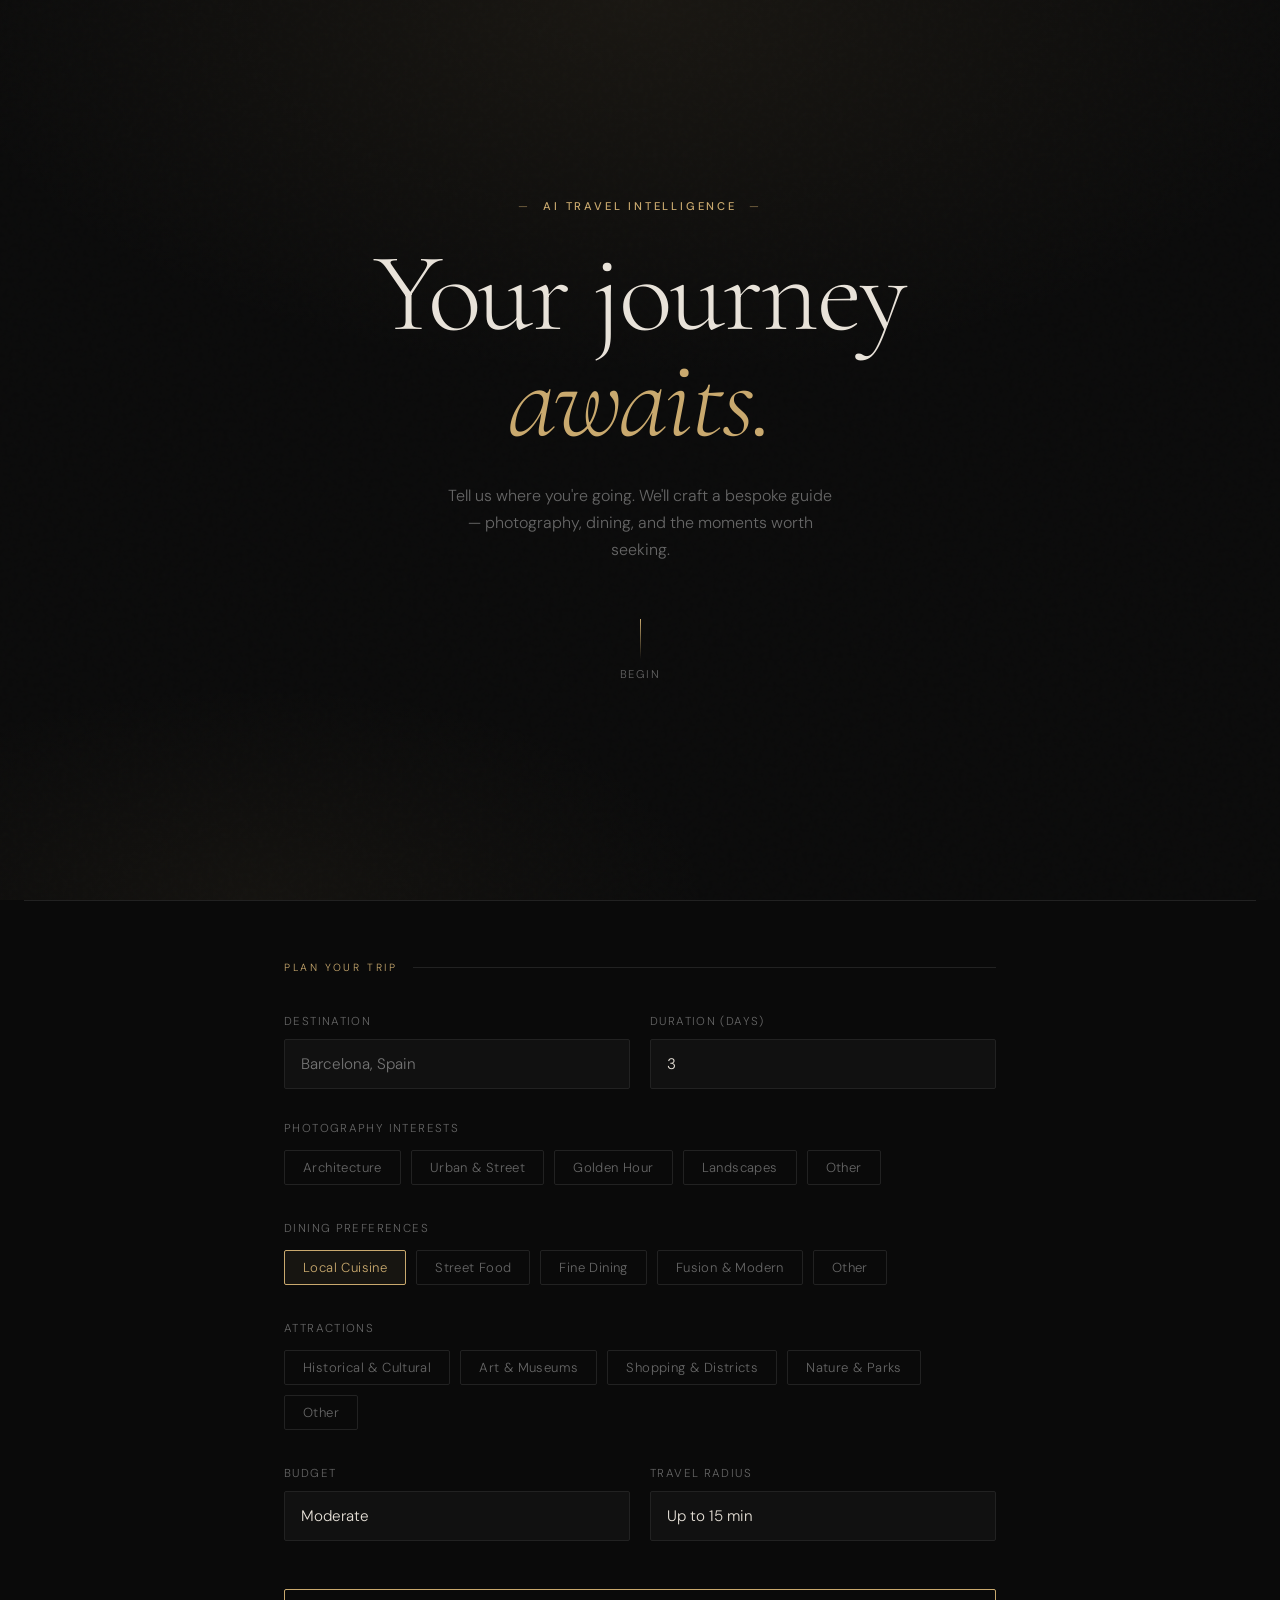
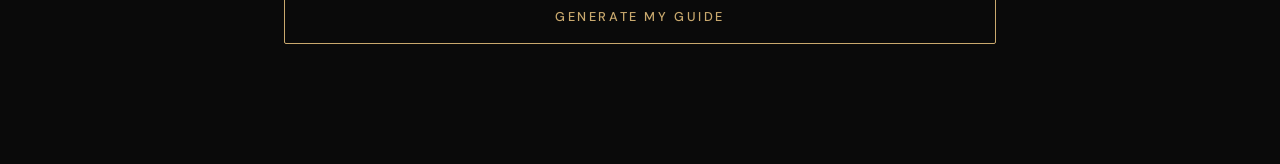
<file: theme-1-cinematic.html>
<!DOCTYPE html>
<html lang="en">
<head>
    <meta charset="UTF-8">
    <meta name="viewport" content="width=device-width, initial-scale=1.0">
    <title>Trip Master — Theme 1: Cinematic</title>
    <link rel="preconnect" href="https://fonts.googleapis.com">
    <link href="https://fonts.googleapis.com/css2?family=Cormorant+Garamond:ital,wght@0,300;0,400;0,600;1,300;1,400&family=DM+Sans:wght@300;400;500&display=swap" rel="stylesheet">
    <style>
        *, *::before, *::after { margin: 0; padding: 0; box-sizing: border-box; }

        :root {
            --bg:        #0a0a0a;
            --surface:   #111111;
            --border:    #222222;
            --accent:    #c9a96e;
            --accent2:   #e8c990;
            --text:      #e8e2d9;
            --muted:     #666;
            --error:     #c0392b;
        }

        html { scroll-behavior: smooth; }

        body {
            font-family: 'DM Sans', sans-serif;
            background: var(--bg);
            color: var(--text);
            min-height: 100vh;
            font-weight: 300;
        }

        /* ── HERO ── */
        .hero {
            position: relative;
            min-height: 100vh;
            display: flex;
            flex-direction: column;
            align-items: center;
            justify-content: center;
            text-align: center;
            padding: 60px 24px 80px;
            overflow: hidden;
        }

        .hero-bg {
            position: absolute; inset: 0;
            background:
                radial-gradient(ellipse 80% 60% at 50% 0%, rgba(201,169,110,0.08) 0%, transparent 70%),
                radial-gradient(ellipse 60% 40% at 20% 100%, rgba(201,169,110,0.05) 0%, transparent 60%);
        }

        /* animated grain */
        .hero-bg::after {
            content: '';
            position: absolute; inset: 0;
            background-image: url("data:image/svg+xml,%3Csvg viewBox='0 0 200 200' xmlns='http://www.w3.org/2000/svg'%3E%3Cfilter id='n'%3E%3CfeTurbulence type='fractalNoise' baseFrequency='0.9' numOctaves='4' stitchTiles='stitch'/%3E%3C/filter%3E%3Crect width='100%25' height='100%25' filter='url(%23n)' opacity='0.04'/%3E%3C/svg%3E");
            opacity: 0.4;
            pointer-events: none;
        }

        .hero-eyebrow {
            font-family: 'DM Sans', sans-serif;
            font-size: 0.7rem;
            font-weight: 500;
            letter-spacing: 0.25em;
            text-transform: uppercase;
            color: var(--accent);
            margin-bottom: 28px;
            position: relative;
        }

        .hero-eyebrow::before,
        .hero-eyebrow::after {
            content: '—';
            margin: 0 12px;
            opacity: 0.5;
        }

        .hero h1 {
            font-family: 'Cormorant Garamond', serif;
            font-size: clamp(3.5rem, 9vw, 7rem);
            font-weight: 300;
            line-height: 0.95;
            letter-spacing: -0.02em;
            margin-bottom: 28px;
            position: relative;
        }

        .hero h1 em {
            font-style: italic;
            color: var(--accent);
        }

        .hero-sub {
            font-size: 1rem;
            color: var(--muted);
            max-width: 400px;
            line-height: 1.7;
            margin-bottom: 56px;
            position: relative;
        }

        .scroll-cue {
            position: relative;
            display: flex;
            flex-direction: column;
            align-items: center;
            gap: 8px;
            color: var(--muted);
            font-size: 0.7rem;
            letter-spacing: 0.15em;
            text-transform: uppercase;
            cursor: pointer;
            transition: color 0.3s;
        }

        .scroll-cue:hover { color: var(--accent); }

        .scroll-cue-line {
            width: 1px;
            height: 40px;
            background: linear-gradient(to bottom, var(--accent), transparent);
            animation: scrollLine 2s ease-in-out infinite;
        }

        @keyframes scrollLine {
            0%, 100% { transform: scaleY(1); opacity: 1; }
            50% { transform: scaleY(0.6); opacity: 0.4; }
        }

        /* ── FORM SECTION ── */
        .form-section {
            max-width: 760px;
            margin: 0 auto;
            padding: 0 24px 120px;
        }

        .section-label {
            font-size: 0.65rem;
            letter-spacing: 0.25em;
            text-transform: uppercase;
            color: var(--accent);
            margin-bottom: 40px;
            display: flex;
            align-items: center;
            gap: 16px;
        }

        .section-label::after {
            content: '';
            flex: 1;
            height: 1px;
            background: var(--border);
        }

        /* ── FIELD GROUPS ── */
        .field-row {
            display: grid;
            grid-template-columns: 1fr 1fr;
            gap: 20px;
            margin-bottom: 32px;
        }

        .field {
            display: flex;
            flex-direction: column;
            gap: 10px;
        }

        .field label {
            font-size: 0.72rem;
            letter-spacing: 0.12em;
            text-transform: uppercase;
            color: var(--muted);
        }

        .field input[type="text"],
        .field input[type="number"],
        .field select {
            background: var(--surface);
            border: 1px solid var(--border);
            color: var(--text);
            padding: 14px 16px;
            font-family: 'DM Sans', sans-serif;
            font-size: 0.95rem;
            font-weight: 300;
            border-radius: 2px;
            transition: border-color 0.25s;
            appearance: none;
            width: 100%;
        }

        .field input:focus,
        .field select:focus {
            outline: none;
            border-color: var(--accent);
        }

        .field select option { background: var(--surface); }

        /* ── CATEGORY GROUPS ── */
        .category-block {
            margin-bottom: 36px;
        }

        .category-block > label {
            display: block;
            font-size: 0.72rem;
            letter-spacing: 0.12em;
            text-transform: uppercase;
            color: var(--muted);
            margin-bottom: 14px;
        }

        .tag-grid {
            display: flex;
            flex-wrap: wrap;
            gap: 10px;
        }

        .tag-item {
            position: relative;
        }

        .tag-item input[type="checkbox"] {
            position: absolute;
            opacity: 0;
            width: 0; height: 0;
        }

        .tag-item label {
            display: inline-block;
            padding: 8px 18px;
            border: 1px solid var(--border);
            border-radius: 2px;
            font-size: 0.82rem;
            color: var(--muted);
            cursor: pointer;
            transition: all 0.2s;
            letter-spacing: 0.03em;
            user-select: none;
        }

        .tag-item input:checked + label {
            border-color: var(--accent);
            color: var(--accent);
            background: rgba(201,169,110,0.07);
        }

        .tag-item label:hover {
            border-color: rgba(201,169,110,0.4);
            color: var(--text);
        }

        /* Other input */
        .other-reveal {
            display: none;
            margin-top: 10px;
            width: 100%;
        }

        .other-reveal.visible { display: block; }

        .other-reveal input {
            background: var(--surface);
            border: 1px dashed var(--accent);
            color: var(--text);
            padding: 10px 16px;
            font-family: 'DM Sans', sans-serif;
            font-size: 0.88rem;
            font-weight: 300;
            width: 100%;
            border-radius: 2px;
        }

        .other-reveal input:focus {
            outline: none;
            border-style: solid;
        }

        .other-reveal input::placeholder { color: var(--muted); }

        /* ── SUBMIT ── */
        .submit-wrap {
            margin-top: 48px;
        }

        .submit-btn {
            display: flex;
            align-items: center;
            justify-content: center;
            gap: 12px;
            width: 100%;
            padding: 18px 32px;
            background: transparent;
            border: 1px solid var(--accent);
            color: var(--accent);
            font-family: 'DM Sans', sans-serif;
            font-size: 0.8rem;
            font-weight: 500;
            letter-spacing: 0.2em;
            text-transform: uppercase;
            cursor: pointer;
            border-radius: 2px;
            transition: all 0.3s;
            position: relative;
            overflow: hidden;
        }

        .submit-btn::before {
            content: '';
            position: absolute; inset: 0;
            background: var(--accent);
            transform: translateX(-100%);
            transition: transform 0.4s cubic-bezier(0.4, 0, 0.2, 1);
        }

        .submit-btn:hover::before { transform: translateX(0); }
        .submit-btn:hover { color: var(--bg); }

        .submit-btn span { position: relative; }

        .submit-btn:disabled {
            opacity: 0.4;
            cursor: not-allowed;
        }

        .submit-btn:disabled::before { display: none; }

        /* ── LOADING ── */
        .loading {
            display: none;
            text-align: center;
            padding: 80px 24px;
        }

        .loading.active { display: block; }

        .loading-word {
            font-family: 'Cormorant Garamond', serif;
            font-size: 1.8rem;
            font-weight: 300;
            font-style: italic;
            color: var(--accent);
            margin-bottom: 32px;
            animation: pulse 3s ease-in-out infinite;
        }

        @keyframes pulse {
            0%, 100% { opacity: 0.6; }
            50% { opacity: 1; }
        }

        .progress-steps {
            display: flex;
            justify-content: center;
            gap: 8px;
            flex-wrap: wrap;
        }

        .progress-step {
            padding: 6px 16px;
            border: 1px solid var(--border);
            border-radius: 2px;
            font-size: 0.72rem;
            letter-spacing: 0.1em;
            color: var(--muted);
            transition: all 0.4s;
        }

        .progress-step.active {
            border-color: var(--accent);
            color: var(--accent);
            background: rgba(201,169,110,0.07);
        }

        .progress-step.done {
            border-color: #2ecc71;
            color: #2ecc71;
            background: rgba(46,204,113,0.06);
        }

        /* ── RESULTS ── */
        .result-container {
            display: none;
            max-width: 760px;
            margin: 0 auto 80px;
            padding: 0 24px;
        }

        .result-container.active { display: block; }

        .result-bar {
            display: flex;
            justify-content: space-between;
            align-items: flex-end;
            margin-bottom: 20px;
            padding-bottom: 20px;
            border-bottom: 1px solid var(--border);
        }

        .result-bar h2 {
            font-family: 'Cormorant Garamond', serif;
            font-weight: 300;
            font-size: 2rem;
            letter-spacing: -0.01em;
        }

        .result-bar p {
            font-size: 0.75rem;
            color: var(--muted);
            margin-top: 4px;
            letter-spacing: 0.05em;
        }

        .result-btns {
            display: flex;
            gap: 10px;
            flex-shrink: 0;
        }

        .result-btns button {
            padding: 8px 18px;
            background: transparent;
            border: 1px solid var(--border);
            color: var(--muted);
            font-family: 'DM Sans', sans-serif;
            font-size: 0.72rem;
            letter-spacing: 0.1em;
            text-transform: uppercase;
            cursor: pointer;
            border-radius: 2px;
            transition: all 0.2s;
        }

        .result-btns button:hover {
            border-color: var(--accent);
            color: var(--accent);
        }

        .result-preview {
            width: 100%;
            height: 680px;
            border: 1px solid var(--border);
            border-radius: 2px;
        }

        /* ── ERROR ── */
        .error-message {
            display: none;
            color: var(--error);
            font-size: 0.82rem;
            padding: 12px 16px;
            border: 1px solid rgba(192,57,43,0.3);
            border-radius: 2px;
            margin-top: 16px;
            letter-spacing: 0.02em;
        }

        .error-message.active { display: block; }

        /* ── DIVIDER ── */
        .divider {
            border: none;
            border-top: 1px solid var(--border);
            margin: 0 24px 60px;
        }

        @media (max-width: 640px) {
            .field-row { grid-template-columns: 1fr; }
            .result-bar { flex-direction: column; align-items: flex-start; gap: 16px; }
        }
    </style>
</head>
<body>

    <!-- HERO -->
    <section class="hero">
        <div class="hero-bg"></div>
        <p class="hero-eyebrow">AI Travel Intelligence</p>
        <h1>Your journey<br><em>awaits.</em></h1>
        <p class="hero-sub">Tell us where you're going. We'll craft a bespoke guide — photography, dining, and the moments worth seeking.</p>
        <div class="scroll-cue" onclick="document.querySelector('.form-section').scrollIntoView({behavior:'smooth'})">
            <div class="scroll-cue-line"></div>
            <span>Begin</span>
        </div>
    </section>

    <hr class="divider">

    <!-- FORM -->
    <section class="form-section">
        <p class="section-label">Plan your trip</p>

        <form id="tripForm">
            <div class="field-row">
                <div class="field">
                    <label for="location">Destination</label>
                    <input type="text" id="location" placeholder="Barcelona, Spain" required>
                </div>
                <div class="field">
                    <label for="duration">Duration (days)</label>
                    <input type="number" id="duration" min="1" max="14" value="3" required>
                </div>
            </div>

            <!-- Photography -->
            <div class="category-block">
                <label>Photography Interests</label>
                <div class="tag-grid">
                    <div class="tag-item"><input type="checkbox" id="p1" name="photo_interests" value="Architecture & Buildings"><label for="p1">Architecture</label></div>
                    <div class="tag-item"><input type="checkbox" id="p2" name="photo_interests" value="Urban & Street Photography"><label for="p2">Urban & Street</label></div>
                    <div class="tag-item"><input type="checkbox" id="p3" name="photo_interests" value="Sunrise & Sunset (Golden Hour)"><label for="p3">Golden Hour</label></div>
                    <div class="tag-item"><input type="checkbox" id="p4" name="photo_interests" value="Landscapes & Nature"><label for="p4">Landscapes</label></div>
                    <div class="tag-item"><input type="checkbox" id="p5" name="photo_interests" value="other" onchange="toggleOther(this,'photo_other_text')"><label for="p5">Other</label></div>
                </div>
                <div class="other-reveal" id="photo_other_text_wrapper">
                    <input type="text" id="photo_other_text" placeholder="e.g., Bridges, Wildlife, Industrial...">
                </div>
            </div>

            <!-- Dining -->
            <div class="category-block">
                <label>Dining Preferences</label>
                <div class="tag-grid">
                    <div class="tag-item"><input type="checkbox" id="c1" name="cuisines" value="Traditional Local Cuisine" checked><label for="c1">Local Cuisine</label></div>
                    <div class="tag-item"><input type="checkbox" id="c2" name="cuisines" value="Street Food & Casual"><label for="c2">Street Food</label></div>
                    <div class="tag-item"><input type="checkbox" id="c3" name="cuisines" value="Fine Dining & Upscale"><label for="c3">Fine Dining</label></div>
                    <div class="tag-item"><input type="checkbox" id="c4" name="cuisines" value="Fusion & Modern"><label for="c4">Fusion & Modern</label></div>
                    <div class="tag-item"><input type="checkbox" id="c5" name="cuisines" value="other" onchange="toggleOther(this,'cuisine_other_text')"><label for="c5">Other</label></div>
                </div>
                <div class="other-reveal" id="cuisine_other_text_wrapper">
                    <input type="text" id="cuisine_other_text" placeholder="e.g., Thai, Lebanese, Vegan...">
                </div>
            </div>

            <!-- Attractions -->
            <div class="category-block">
                <label>Attractions</label>
                <div class="tag-grid">
                    <div class="tag-item"><input type="checkbox" id="a1" name="attractions" value="Historical & Cultural Sites"><label for="a1">Historical & Cultural</label></div>
                    <div class="tag-item"><input type="checkbox" id="a2" name="attractions" value="Art, Museums & Galleries"><label for="a2">Art & Museums</label></div>
                    <div class="tag-item"><input type="checkbox" id="a3" name="attractions" value="Shopping & Neighborhoods"><label for="a3">Shopping & Districts</label></div>
                    <div class="tag-item"><input type="checkbox" id="a4" name="attractions" value="Nature, Parks & Gardens"><label for="a4">Nature & Parks</label></div>
                    <div class="tag-item"><input type="checkbox" id="a5" name="attractions" value="other" onchange="toggleOther(this,'attr_other_text')"><label for="a5">Other</label></div>
                </div>
                <div class="other-reveal" id="attr_other_text_wrapper">
                    <input type="text" id="attr_other_text" placeholder="e.g., Wineries, Beaches, Live Music...">
                </div>
            </div>

            <!-- Budget + Distance -->
            <div class="field-row">
                <div class="field">
                    <label for="budget">Budget</label>
                    <select id="budget" required>
                        <option value="">Select...</option>
                        <option value="Budget-Conscious">Budget-Conscious</option>
                        <option value="Moderate" selected>Moderate</option>
                        <option value="Upscale">Upscale</option>
                        <option value="Flexible">Flexible</option>
                    </select>
                </div>
                <div class="field">
                    <label for="distance">Travel Radius</label>
                    <select id="distance" required>
                        <option value="">Select...</option>
                        <option value="City Center Only">City Center Only</option>
                        <option value="Up to 15 minutes" selected>Up to 15 min</option>
                        <option value="Up to 30 minutes">Up to 30 min</option>
                        <option value="Flexible">Flexible</option>
                    </select>
                </div>
            </div>

            <div id="errorMessage" class="error-message"></div>

            <div class="submit-wrap">
                <button type="submit" class="submit-btn" id="submitBtn">
                    <span>Generate My Guide</span>
                </button>
            </div>
        </form>
    </section>

    <!-- LOADING -->
    <div class="loading" id="loading">
        <p class="loading-word">Curating your journey…</p>
        <div class="progress-steps">
            <div class="progress-step" id="step-photos">📸 Photo Scout</div>
            <div class="progress-step" id="step-restaurants">🍽 Restaurant Scout</div>
            <div class="progress-step" id="step-attractions">🏛 Attraction Scout</div>
            <div class="progress-step" id="step-building">📄 Building Guide</div>
        </div>
    </div>

    <!-- RESULTS -->
    <div class="result-container" id="resultContainer">
        <div class="result-bar">
            <div>
                <h2 id="resultTitle">Your Guide</h2>
                <p id="resultSubtitle"></p>
            </div>
            <div class="result-btns">
                <button onclick="printGuide()">Save as PDF</button>
                <button onclick="resetForm()">Start Over</button>
            </div>
        </div>
        <iframe id="previewFrame" class="result-preview"></iframe>
    </div>

    <script>
        const API_URL = 'http://localhost:5001';
        const MAX_LOCATION_LENGTH = 100;
        const MIN_DURATION = 1;
        const MAX_DURATION = 14;

        function toggleOther(checkbox, textId) {
            const wrapper = document.getElementById(textId + '_wrapper');
            const input = document.getElementById(textId);
            if (checkbox.checked) { wrapper.classList.add('visible'); input.focus(); }
            else { wrapper.classList.remove('visible'); input.value = ''; }
        }

        function getGroupValues(name, otherTextId) {
            return Array.from(document.querySelectorAll(`input[name="${name}"]:checked`))
                .map(cb => cb.value === 'other' ? (document.getElementById(otherTextId).value.trim() || null) : cb.value)
                .filter(Boolean);
        }

        let progressInterval = null;

        function startProgressAnimation() {
            const steps = ['step-photos','step-restaurants','step-attractions','step-building'];
            let current = 0;
            steps.forEach(id => document.getElementById(id).className = 'progress-step');
            progressInterval = setInterval(() => {
                if (current < steps.length) {
                    if (current > 0) document.getElementById(steps[current-1]).className = 'progress-step done';
                    document.getElementById(steps[current]).className = 'progress-step active';
                    current++;
                }
            }, 8000);
        }

        function stopProgressAnimation(success) {
            clearInterval(progressInterval); progressInterval = null;
            ['step-photos','step-restaurants','step-attractions','step-building'].forEach(id =>
                document.getElementById(id).className = success ? 'progress-step done' : 'progress-step');
        }

        document.getElementById('tripForm').addEventListener('submit', async (e) => {
            e.preventDefault();
            const photoInterests = getGroupValues('photo_interests','photo_other_text');
            const cuisines = getGroupValues('cuisines','cuisine_other_text');
            const attractions = getGroupValues('attractions','attr_other_text');

            if (!photoInterests.length || !cuisines.length || !attractions.length)
                return showError('Please select at least one option in each category');
            if (document.getElementById('p5').checked && !document.getElementById('photo_other_text').value.trim())
                return showError('Please describe your other photography interest, or uncheck "Other"');
            if (document.getElementById('c5').checked && !document.getElementById('cuisine_other_text').value.trim())
                return showError('Please describe your other dining preference, or uncheck "Other"');
            if (document.getElementById('a5').checked && !document.getElementById('attr_other_text').value.trim())
                return showError('Please describe your other attraction interest, or uncheck "Other"');

            const location = document.getElementById('location').value.trim();
            if (!location) return showError('Please enter a location');
            if (location.length > MAX_LOCATION_LENGTH) return showError(`Location must be ${MAX_LOCATION_LENGTH} characters or fewer`);

            const duration = parseInt(document.getElementById('duration').value, 10);
            if (isNaN(duration) || duration < MIN_DURATION || duration > MAX_DURATION)
                return showError(`Duration must be between ${MIN_DURATION} and ${MAX_DURATION} days`);

            const budget = document.getElementById('budget').value;
            const distance = document.getElementById('distance').value;
            if (!budget || !distance) return showError('Please select a budget and travel distance');

            document.getElementById('submitBtn').disabled = true;
            document.getElementById('loading').classList.add('active');
            document.getElementById('resultContainer').classList.remove('active');
            document.getElementById('errorMessage').classList.remove('active');
            startProgressAnimation();

            try {
                const response = await fetch(`${API_URL}/generate`, {
                    method: 'POST',
                    headers: { 'Content-Type': 'application/json' },
                    body: JSON.stringify({ location, duration, photo_interests: photoInterests.join(', '),
                        cuisines: cuisines.join(', '), attractions: attractions.join(', '), budget, distance })
                });
                const result = await response.json();
                if (!response.ok) throw new Error(result.error || 'Failed to generate guide');
                stopProgressAnimation(true);
                displayResults(result);
            } catch (err) {
                stopProgressAnimation(false);
                showError(`Error: ${err.message}`);
            } finally {
                document.getElementById('loading').classList.remove('active');
                document.getElementById('submitBtn').disabled = false;
            }
        });

        function displayResults(result) {
            document.getElementById('resultTitle').textContent = `${result.location} Guide`;
            document.getElementById('resultSubtitle').textContent =
                `${result.duration} days · ${result.photo_count} photo spots · ${result.restaurant_count} restaurants · ${result.attraction_count} attractions`;
            document.getElementById('previewFrame').srcdoc = result.html;
            window.currentLocation = result.location;
            document.getElementById('resultContainer').classList.add('active');
            document.getElementById('resultContainer').scrollIntoView({ behavior: 'smooth' });
        }

        function printGuide() {
            const iframe = document.getElementById('previewFrame');
            if (iframe.contentWindow) iframe.contentWindow.print();
        }

        function resetForm() {
            document.getElementById('tripForm').reset();
            ['photo_other_text','cuisine_other_text','attr_other_text'].forEach(id => {
                document.getElementById(id).value = '';
                document.getElementById(id+'_wrapper').classList.remove('visible');
            });
            document.getElementById('resultContainer').classList.remove('active');
            document.getElementById('errorMessage').classList.remove('active');
            document.getElementById('location').focus();
        }

        function showError(message) {
            const el = document.getElementById('errorMessage');
            el.textContent = message;
            el.classList.add('active');
            window.scrollTo({ top: 0, behavior: 'smooth' });
        }
    </script>
</body>
</html>
</file>
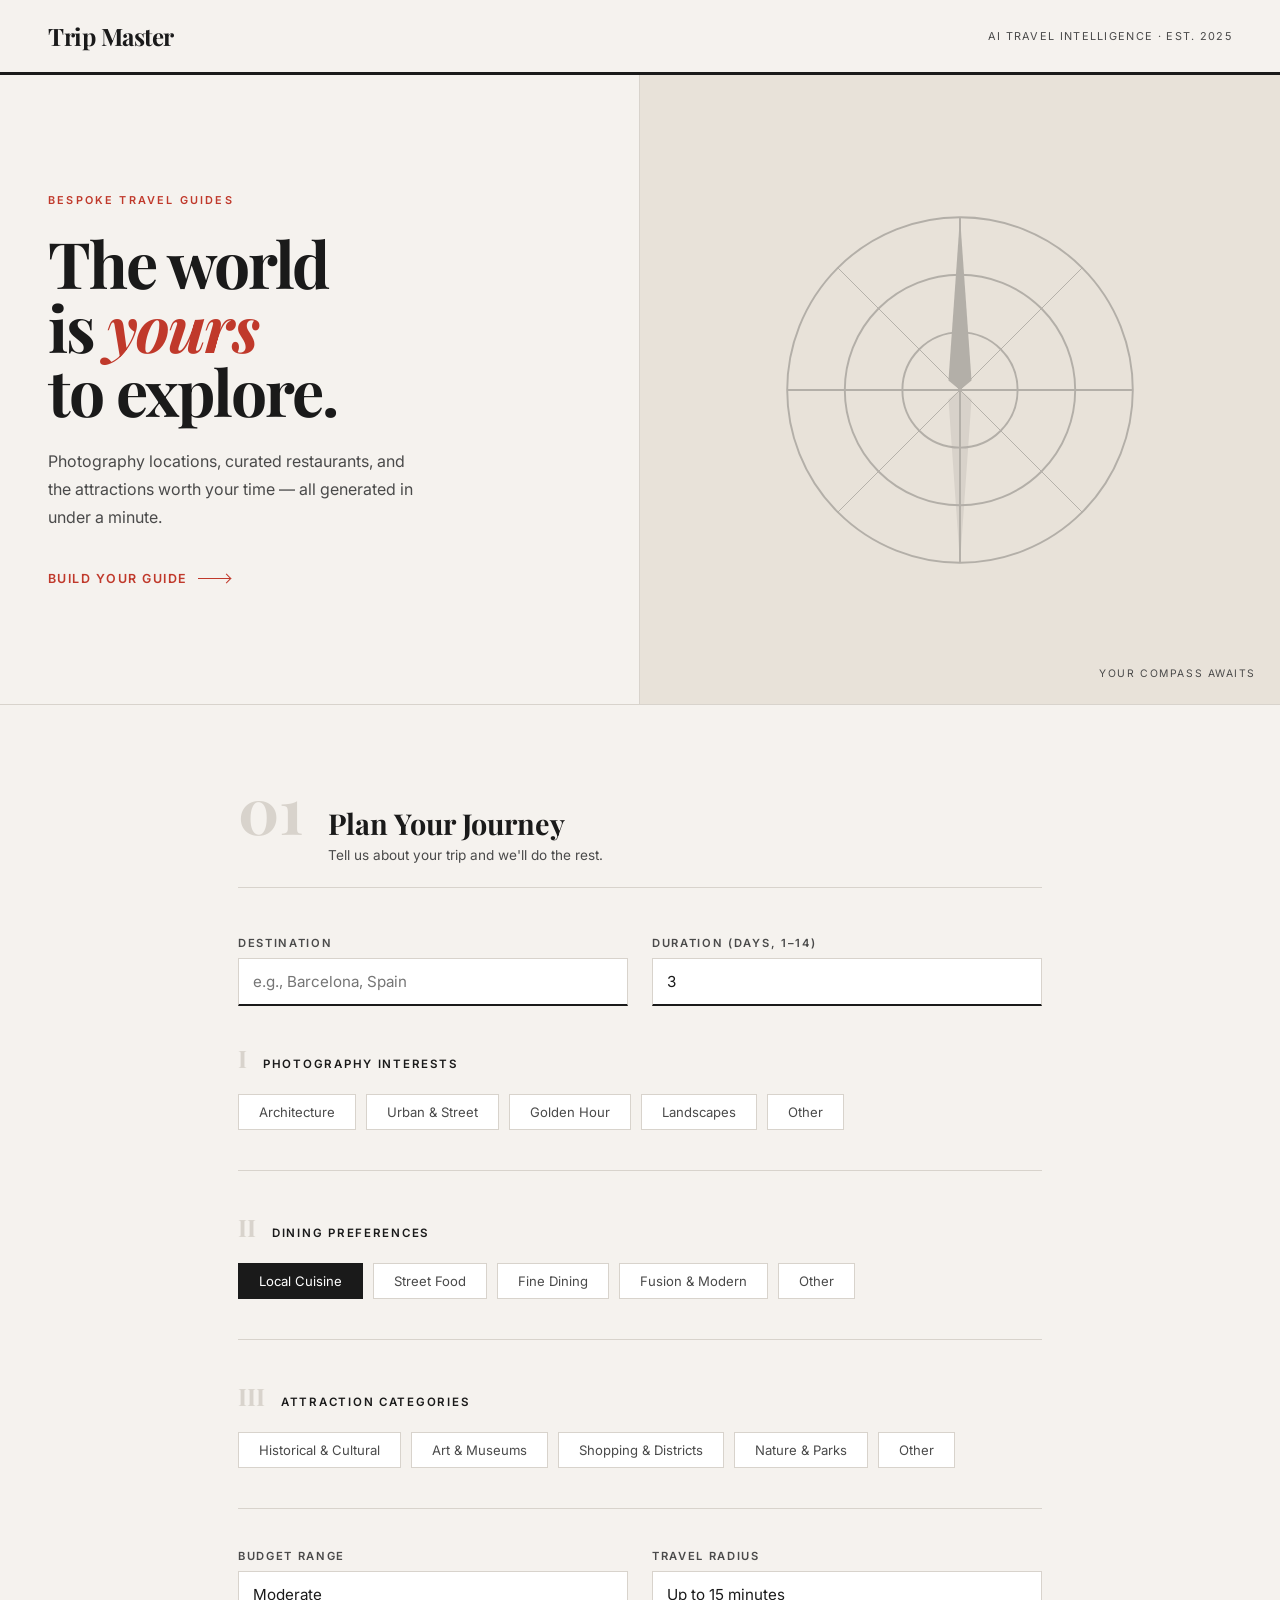
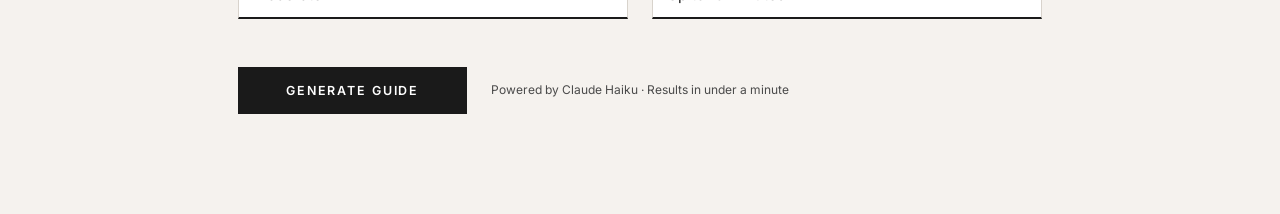
<file: theme-2-editorial.html>
<!DOCTYPE html>
<html lang="en">
<head>
    <meta charset="UTF-8">
    <meta name="viewport" content="width=device-width, initial-scale=1.0">
    <title>Trip Master — Theme 2: Editorial</title>
    <link rel="preconnect" href="https://fonts.googleapis.com">
    <link href="https://fonts.googleapis.com/css2?family=Playfair+Display:ital,wght@0,400;0,700;1,400;1,700&family=Inter:wght@300;400;500;600&display=swap" rel="stylesheet">
    <style>
        *, *::before, *::after { margin: 0; padding: 0; box-sizing: border-box; }

        :root {
            --bg:       #f5f2ee;
            --white:    #ffffff;
            --ink:      #1a1a1a;
            --ink-2:    #4a4a4a;
            --rule:     #d8d3cc;
            --accent:   #c0392b;
            --accent-l: rgba(192,57,43,0.08);
            --sand:     #e8e2d9;
        }

        html { scroll-behavior: smooth; }

        body {
            font-family: 'Inter', sans-serif;
            background: var(--bg);
            color: var(--ink);
            min-height: 100vh;
        }

        /* ── MASTHEAD ── */
        .masthead {
            border-bottom: 3px solid var(--ink);
            padding: 20px 48px;
            display: flex;
            align-items: center;
            justify-content: space-between;
        }

        .masthead-brand {
            font-family: 'Playfair Display', serif;
            font-size: 1.5rem;
            font-weight: 700;
            letter-spacing: -0.02em;
        }

        .masthead-issue {
            font-size: 0.68rem;
            letter-spacing: 0.12em;
            text-transform: uppercase;
            color: var(--ink-2);
        }

        /* ── HERO SPREAD ── */
        .hero-spread {
            display: grid;
            grid-template-columns: 1fr 1fr;
            min-height: 70vh;
            border-bottom: 1px solid var(--rule);
        }

        .hero-text {
            padding: 64px 48px;
            display: flex;
            flex-direction: column;
            justify-content: center;
            border-right: 1px solid var(--rule);
        }

        .kicker {
            font-size: 0.68rem;
            letter-spacing: 0.2em;
            text-transform: uppercase;
            color: var(--accent);
            font-weight: 600;
            margin-bottom: 24px;
        }

        .hero-headline {
            font-family: 'Playfair Display', serif;
            font-size: clamp(3rem, 5vw, 5.5rem);
            font-weight: 700;
            line-height: 1.0;
            letter-spacing: -0.03em;
            margin-bottom: 24px;
        }

        .hero-headline em {
            font-style: italic;
            color: var(--accent);
        }

        .hero-dek {
            font-size: 1rem;
            line-height: 1.75;
            color: var(--ink-2);
            max-width: 380px;
            margin-bottom: 40px;
        }

        .hero-cta {
            display: inline-flex;
            align-items: center;
            gap: 10px;
            font-size: 0.78rem;
            font-weight: 600;
            letter-spacing: 0.12em;
            text-transform: uppercase;
            color: var(--accent);
            text-decoration: none;
            cursor: pointer;
        }

        .hero-cta-arrow {
            width: 32px;
            height: 1px;
            background: var(--accent);
            position: relative;
            transition: width 0.3s;
        }

        .hero-cta-arrow::after {
            content: '';
            position: absolute;
            right: 0; top: -3px;
            width: 7px; height: 7px;
            border-right: 1px solid var(--accent);
            border-top: 1px solid var(--accent);
            transform: rotate(45deg);
        }

        .hero-cta:hover .hero-cta-arrow { width: 48px; }

        .hero-visual {
            background: var(--sand);
            display: flex;
            align-items: center;
            justify-content: center;
            overflow: hidden;
            position: relative;
        }

        /* SVG illustration placeholder */
        .hero-visual svg {
            width: 60%;
            opacity: 0.25;
        }

        .hero-visual-label {
            position: absolute;
            bottom: 24px; right: 24px;
            font-size: 0.65rem;
            letter-spacing: 0.15em;
            text-transform: uppercase;
            color: var(--ink-2);
        }

        /* ── FORM ── */
        .form-wrap {
            max-width: 900px;
            margin: 0 auto;
            padding: 72px 48px 100px;
        }

        .form-header {
            display: grid;
            grid-template-columns: auto 1fr;
            gap: 24px;
            align-items: baseline;
            margin-bottom: 48px;
            padding-bottom: 24px;
            border-bottom: 1px solid var(--rule);
        }

        .form-issue-number {
            font-family: 'Playfair Display', serif;
            font-size: 4rem;
            font-weight: 700;
            color: var(--rule);
            line-height: 1;
        }

        .form-title-group h2 {
            font-family: 'Playfair Display', serif;
            font-size: 1.8rem;
            font-weight: 700;
            line-height: 1.2;
        }

        .form-title-group p {
            font-size: 0.85rem;
            color: var(--ink-2);
            margin-top: 6px;
        }

        /* Fields */
        .field-row {
            display: grid;
            grid-template-columns: 1fr 1fr;
            gap: 24px;
            margin-bottom: 36px;
        }

        .field { display: flex; flex-direction: column; gap: 8px; }

        .field label {
            font-size: 0.7rem;
            font-weight: 600;
            letter-spacing: 0.15em;
            text-transform: uppercase;
            color: var(--ink-2);
        }

        .field input,
        .field select {
            background: var(--white);
            border: 1px solid var(--rule);
            border-bottom: 2px solid var(--ink);
            padding: 13px 14px;
            font-family: 'Inter', sans-serif;
            font-size: 0.95rem;
            color: var(--ink);
            appearance: none;
            width: 100%;
            border-radius: 0;
            transition: border-color 0.2s;
        }

        .field input:focus,
        .field select:focus {
            outline: none;
            border-bottom-color: var(--accent);
        }

        /* Category sections */
        .cat-section {
            margin-bottom: 40px;
            padding-bottom: 40px;
            border-bottom: 1px solid var(--rule);
        }

        .cat-section:last-of-type { border-bottom: none; }

        .cat-header {
            display: flex;
            align-items: baseline;
            gap: 16px;
            margin-bottom: 20px;
        }

        .cat-number {
            font-family: 'Playfair Display', serif;
            font-size: 1.5rem;
            font-weight: 700;
            color: var(--rule);
        }

        .cat-title {
            font-size: 0.72rem;
            font-weight: 600;
            letter-spacing: 0.15em;
            text-transform: uppercase;
        }

        .pill-grid {
            display: flex;
            flex-wrap: wrap;
            gap: 10px;
        }

        .pill-item { position: relative; }

        .pill-item input[type="checkbox"] {
            position: absolute; opacity: 0; width: 0; height: 0;
        }

        .pill-item label {
            display: inline-block;
            padding: 9px 20px;
            background: var(--white);
            border: 1px solid var(--rule);
            font-size: 0.82rem;
            color: var(--ink-2);
            cursor: pointer;
            transition: all 0.15s;
            user-select: none;
        }

        .pill-item input:checked + label {
            background: var(--ink);
            border-color: var(--ink);
            color: var(--white);
        }

        .pill-item label:hover {
            border-color: var(--ink);
            color: var(--ink);
        }

        /* Other input */
        .other-reveal { display: none; margin-top: 12px; }
        .other-reveal.visible { display: block; }

        .other-reveal input {
            background: var(--white);
            border: 1px dashed var(--rule);
            border-bottom: 2px dashed var(--accent);
            padding: 11px 14px;
            font-family: 'Inter', sans-serif;
            font-size: 0.88rem;
            color: var(--ink);
            width: 100%;
            border-radius: 0;
        }

        .other-reveal input:focus {
            outline: none;
            border-bottom-color: var(--accent);
            border-bottom-style: solid;
        }

        .other-reveal input::placeholder { color: var(--rule); }

        /* Submit */
        .submit-row {
            margin-top: 48px;
            display: flex;
            align-items: center;
            gap: 24px;
        }

        .submit-btn {
            padding: 16px 48px;
            background: var(--ink);
            color: var(--white);
            border: none;
            font-family: 'Inter', sans-serif;
            font-size: 0.78rem;
            font-weight: 600;
            letter-spacing: 0.15em;
            text-transform: uppercase;
            cursor: pointer;
            transition: background 0.2s;
        }

        .submit-btn:hover { background: var(--accent); }

        .submit-btn:disabled { opacity: 0.5; cursor: not-allowed; }
        .submit-btn:disabled:hover { background: var(--ink); }

        .submit-note {
            font-size: 0.75rem;
            color: var(--ink-2);
            line-height: 1.5;
        }

        /* Error */
        .error-message {
            display: none;
            font-size: 0.82rem;
            color: var(--accent);
            padding: 12px 16px;
            background: var(--accent-l);
            border-left: 3px solid var(--accent);
            margin-top: 20px;
        }

        .error-message.active { display: block; }

        /* Loading */
        .loading {
            display: none;
            max-width: 900px;
            margin: 0 auto;
            padding: 80px 48px;
            border-top: 1px solid var(--rule);
        }

        .loading.active { display: flex; gap: 48px; align-items: flex-start; }

        .loading-headline {
            font-family: 'Playfair Display', serif;
            font-size: 2.2rem;
            font-weight: 400;
            font-style: italic;
            line-height: 1.2;
            flex: 1;
        }

        .progress-steps {
            display: flex;
            flex-direction: column;
            gap: 10px;
            min-width: 200px;
        }

        .progress-step {
            font-size: 0.75rem;
            letter-spacing: 0.08em;
            color: var(--rule);
            padding: 8px 12px;
            border-left: 2px solid var(--rule);
            transition: all 0.4s;
        }

        .progress-step.active {
            border-color: var(--accent);
            color: var(--ink);
        }

        .progress-step.done {
            border-color: #27ae60;
            color: #27ae60;
        }

        /* Results */
        .result-container {
            display: none;
            max-width: 900px;
            margin: 0 auto;
            padding: 0 48px 80px;
        }

        .result-container.active { display: block; }

        .result-masthead {
            border-top: 3px solid var(--ink);
            border-bottom: 1px solid var(--rule);
            padding: 20px 0;
            display: flex;
            justify-content: space-between;
            align-items: center;
            margin-bottom: 24px;
        }

        .result-masthead h2 {
            font-family: 'Playfair Display', serif;
            font-size: 1.6rem;
            font-weight: 700;
        }

        .result-masthead p {
            font-size: 0.72rem;
            color: var(--ink-2);
            letter-spacing: 0.05em;
            margin-top: 3px;
        }

        .result-btns { display: flex; gap: 10px; }

        .result-btns button {
            padding: 9px 20px;
            background: transparent;
            border: 1px solid var(--rule);
            font-family: 'Inter', sans-serif;
            font-size: 0.72rem;
            font-weight: 600;
            letter-spacing: 0.1em;
            text-transform: uppercase;
            cursor: pointer;
            transition: all 0.15s;
        }

        .result-btns button:hover {
            background: var(--ink);
            color: var(--white);
            border-color: var(--ink);
        }

        .result-preview {
            width: 100%;
            height: 680px;
            border: 1px solid var(--rule);
        }

        @media (max-width: 700px) {
            .hero-spread { grid-template-columns: 1fr; }
            .hero-visual { display: none; }
            .masthead { padding: 16px 24px; }
            .form-wrap { padding: 48px 24px 80px; }
            .field-row { grid-template-columns: 1fr; }
            .loading.active { flex-direction: column; gap: 24px; }
        }
    </style>
</head>
<body>

    <!-- MASTHEAD -->
    <header class="masthead">
        <div class="masthead-brand">Trip Master</div>
        <div class="masthead-issue">AI Travel Intelligence · Est. 2025</div>
    </header>

    <!-- HERO SPREAD -->
    <section class="hero-spread">
        <div class="hero-text">
            <p class="kicker">Bespoke Travel Guides</p>
            <h1 class="hero-headline">The world<br>is <em>yours</em><br>to explore.</h1>
            <p class="hero-dek">Photography locations, curated restaurants, and the attractions worth your time — all generated in under a minute.</p>
            <span class="hero-cta" onclick="document.querySelector('.form-wrap').scrollIntoView({behavior:'smooth'})">
                Build your guide
                <span class="hero-cta-arrow"></span>
            </span>
        </div>
        <div class="hero-visual">
            <!-- Abstract compass / globe SVG -->
            <svg viewBox="0 0 200 200" fill="none" xmlns="http://www.w3.org/2000/svg">
                <circle cx="100" cy="100" r="90" stroke="#1a1a1a" stroke-width="1"/>
                <circle cx="100" cy="100" r="60" stroke="#1a1a1a" stroke-width="1"/>
                <circle cx="100" cy="100" r="30" stroke="#1a1a1a" stroke-width="1"/>
                <line x1="100" y1="10" x2="100" y2="190" stroke="#1a1a1a" stroke-width="1"/>
                <line x1="10" y1="100" x2="190" y2="100" stroke="#1a1a1a" stroke-width="1"/>
                <line x1="36" y1="36" x2="164" y2="164" stroke="#1a1a1a" stroke-width="0.5"/>
                <line x1="164" y1="36" x2="36" y2="164" stroke="#1a1a1a" stroke-width="0.5"/>
                <polygon points="100,10 106,95 100,100 94,95" fill="#1a1a1a"/>
                <polygon points="100,190 94,105 100,100 106,105" fill="#1a1a1a" opacity="0.3"/>
            </svg>
            <span class="hero-visual-label">Your compass awaits</span>
        </div>
    </section>

    <!-- FORM -->
    <section class="form-wrap">
        <div class="form-header">
            <div class="form-issue-number">01</div>
            <div class="form-title-group">
                <h2>Plan Your Journey</h2>
                <p>Tell us about your trip and we'll do the rest.</p>
            </div>
        </div>

        <form id="tripForm">
            <div class="field-row">
                <div class="field">
                    <label for="location">Destination</label>
                    <input type="text" id="location" placeholder="e.g., Barcelona, Spain" required>
                </div>
                <div class="field">
                    <label for="duration">Duration (days, 1–14)</label>
                    <input type="number" id="duration" min="1" max="14" value="3" required>
                </div>
            </div>

            <!-- Photography -->
            <div class="cat-section">
                <div class="cat-header">
                    <span class="cat-number">I</span>
                    <span class="cat-title">Photography Interests</span>
                </div>
                <div class="pill-grid">
                    <div class="pill-item"><input type="checkbox" id="p1" name="photo_interests" value="Architecture & Buildings"><label for="p1">Architecture</label></div>
                    <div class="pill-item"><input type="checkbox" id="p2" name="photo_interests" value="Urban & Street Photography"><label for="p2">Urban & Street</label></div>
                    <div class="pill-item"><input type="checkbox" id="p3" name="photo_interests" value="Sunrise & Sunset (Golden Hour)"><label for="p3">Golden Hour</label></div>
                    <div class="pill-item"><input type="checkbox" id="p4" name="photo_interests" value="Landscapes & Nature"><label for="p4">Landscapes</label></div>
                    <div class="pill-item"><input type="checkbox" id="p5" name="photo_interests" value="other" onchange="toggleOther(this,'photo_other_text')"><label for="p5">Other</label></div>
                </div>
                <div class="other-reveal" id="photo_other_text_wrapper">
                    <input type="text" id="photo_other_text" placeholder="e.g., Bridges, Wildlife, Industrial...">
                </div>
            </div>

            <!-- Dining -->
            <div class="cat-section">
                <div class="cat-header">
                    <span class="cat-number">II</span>
                    <span class="cat-title">Dining Preferences</span>
                </div>
                <div class="pill-grid">
                    <div class="pill-item"><input type="checkbox" id="c1" name="cuisines" value="Traditional Local Cuisine" checked><label for="c1">Local Cuisine</label></div>
                    <div class="pill-item"><input type="checkbox" id="c2" name="cuisines" value="Street Food & Casual"><label for="c2">Street Food</label></div>
                    <div class="pill-item"><input type="checkbox" id="c3" name="cuisines" value="Fine Dining & Upscale"><label for="c3">Fine Dining</label></div>
                    <div class="pill-item"><input type="checkbox" id="c4" name="cuisines" value="Fusion & Modern"><label for="c4">Fusion & Modern</label></div>
                    <div class="pill-item"><input type="checkbox" id="c5" name="cuisines" value="other" onchange="toggleOther(this,'cuisine_other_text')"><label for="c5">Other</label></div>
                </div>
                <div class="other-reveal" id="cuisine_other_text_wrapper">
                    <input type="text" id="cuisine_other_text" placeholder="e.g., Thai, Lebanese, Vegan...">
                </div>
            </div>

            <!-- Attractions -->
            <div class="cat-section">
                <div class="cat-header">
                    <span class="cat-number">III</span>
                    <span class="cat-title">Attraction Categories</span>
                </div>
                <div class="pill-grid">
                    <div class="pill-item"><input type="checkbox" id="a1" name="attractions" value="Historical & Cultural Sites"><label for="a1">Historical & Cultural</label></div>
                    <div class="pill-item"><input type="checkbox" id="a2" name="attractions" value="Art, Museums & Galleries"><label for="a2">Art & Museums</label></div>
                    <div class="pill-item"><input type="checkbox" id="a3" name="attractions" value="Shopping & Neighborhoods"><label for="a3">Shopping & Districts</label></div>
                    <div class="pill-item"><input type="checkbox" id="a4" name="attractions" value="Nature, Parks & Gardens"><label for="a4">Nature & Parks</label></div>
                    <div class="pill-item"><input type="checkbox" id="a5" name="attractions" value="other" onchange="toggleOther(this,'attr_other_text')"><label for="a5">Other</label></div>
                </div>
                <div class="other-reveal" id="attr_other_text_wrapper">
                    <input type="text" id="attr_other_text" placeholder="e.g., Wineries, Beaches, Live Music...">
                </div>
            </div>

            <!-- Budget + Distance -->
            <div class="field-row">
                <div class="field">
                    <label for="budget">Budget Range</label>
                    <select id="budget" required>
                        <option value="">Select...</option>
                        <option value="Budget-Conscious">Budget-Conscious</option>
                        <option value="Moderate" selected>Moderate</option>
                        <option value="Upscale">Upscale</option>
                        <option value="Flexible">Flexible</option>
                    </select>
                </div>
                <div class="field">
                    <label for="distance">Travel Radius</label>
                    <select id="distance" required>
                        <option value="">Select...</option>
                        <option value="City Center Only">City Center Only</option>
                        <option value="Up to 15 minutes" selected>Up to 15 minutes</option>
                        <option value="Up to 30 minutes">Up to 30 minutes</option>
                        <option value="Flexible">Flexible</option>
                    </select>
                </div>
            </div>

            <div id="errorMessage" class="error-message"></div>

            <div class="submit-row">
                <button type="submit" class="submit-btn" id="submitBtn">Generate Guide</button>
                <p class="submit-note">Powered by Claude Haiku · Results in under a minute</p>
            </div>
        </form>
    </section>

    <!-- LOADING -->
    <div class="loading" id="loading">
        <p class="loading-headline">Assembling your<br>perfect itinerary…</p>
        <div class="progress-steps">
            <div class="progress-step" id="step-photos">📸 Photo Scout</div>
            <div class="progress-step" id="step-restaurants">🍽 Restaurant Scout</div>
            <div class="progress-step" id="step-attractions">🏛 Attraction Scout</div>
            <div class="progress-step" id="step-building">📄 Building Guide</div>
        </div>
    </div>

    <!-- RESULTS -->
    <div class="result-container" id="resultContainer">
        <div class="result-masthead">
            <div>
                <h2 id="resultTitle">Your Guide</h2>
                <p id="resultSubtitle"></p>
            </div>
            <div class="result-btns">
                <button onclick="printGuide()">Save as PDF</button>
                <button onclick="resetForm()">Start Over</button>
            </div>
        </div>
        <iframe id="previewFrame" class="result-preview"></iframe>
    </div>

    <script>
        const API_URL = 'http://localhost:5001';
        const MAX_LOCATION_LENGTH = 100;
        const MIN_DURATION = 1;
        const MAX_DURATION = 14;

        function toggleOther(checkbox, textId) {
            const wrapper = document.getElementById(textId + '_wrapper');
            const input = document.getElementById(textId);
            if (checkbox.checked) { wrapper.classList.add('visible'); input.focus(); }
            else { wrapper.classList.remove('visible'); input.value = ''; }
        }

        function getGroupValues(name, otherTextId) {
            return Array.from(document.querySelectorAll(`input[name="${name}"]:checked`))
                .map(cb => cb.value === 'other' ? (document.getElementById(otherTextId).value.trim() || null) : cb.value)
                .filter(Boolean);
        }

        let progressInterval = null;

        function startProgressAnimation() {
            const steps = ['step-photos','step-restaurants','step-attractions','step-building'];
            let current = 0;
            steps.forEach(id => document.getElementById(id).className = 'progress-step');
            progressInterval = setInterval(() => {
                if (current < steps.length) {
                    if (current > 0) document.getElementById(steps[current-1]).className = 'progress-step done';
                    document.getElementById(steps[current]).className = 'progress-step active';
                    current++;
                }
            }, 8000);
        }

        function stopProgressAnimation(success) {
            clearInterval(progressInterval); progressInterval = null;
            ['step-photos','step-restaurants','step-attractions','step-building'].forEach(id =>
                document.getElementById(id).className = success ? 'progress-step done' : 'progress-step');
        }

        document.getElementById('tripForm').addEventListener('submit', async (e) => {
            e.preventDefault();
            const photoInterests = getGroupValues('photo_interests','photo_other_text');
            const cuisines = getGroupValues('cuisines','cuisine_other_text');
            const attractions = getGroupValues('attractions','attr_other_text');

            if (!photoInterests.length || !cuisines.length || !attractions.length)
                return showError('Please select at least one option in each category');
            if (document.getElementById('p5').checked && !document.getElementById('photo_other_text').value.trim())
                return showError('Please describe your other photography interest, or uncheck "Other"');
            if (document.getElementById('c5').checked && !document.getElementById('cuisine_other_text').value.trim())
                return showError('Please describe your other dining preference, or uncheck "Other"');
            if (document.getElementById('a5').checked && !document.getElementById('attr_other_text').value.trim())
                return showError('Please describe your other attraction interest, or uncheck "Other"');

            const location = document.getElementById('location').value.trim();
            if (!location) return showError('Please enter a location');
            if (location.length > MAX_LOCATION_LENGTH) return showError(`Location must be ${MAX_LOCATION_LENGTH} characters or fewer`);
            const duration = parseInt(document.getElementById('duration').value, 10);
            if (isNaN(duration) || duration < MIN_DURATION || duration > MAX_DURATION)
                return showError(`Duration must be between ${MIN_DURATION} and ${MAX_DURATION} days`);
            const budget = document.getElementById('budget').value;
            const distance = document.getElementById('distance').value;
            if (!budget || !distance) return showError('Please select a budget and travel distance');

            document.getElementById('submitBtn').disabled = true;
            document.getElementById('loading').classList.add('active');
            document.getElementById('resultContainer').classList.remove('active');
            document.getElementById('errorMessage').classList.remove('active');
            startProgressAnimation();

            try {
                const response = await fetch(`${API_URL}/generate`, {
                    method: 'POST',
                    headers: { 'Content-Type': 'application/json' },
                    body: JSON.stringify({ location, duration, photo_interests: photoInterests.join(', '),
                        cuisines: cuisines.join(', '), attractions: attractions.join(', '), budget, distance })
                });
                const result = await response.json();
                if (!response.ok) throw new Error(result.error || 'Failed to generate guide');
                stopProgressAnimation(true);
                displayResults(result);
            } catch (err) {
                stopProgressAnimation(false);
                showError(`Error: ${err.message}`);
            } finally {
                document.getElementById('loading').classList.remove('active');
                document.getElementById('submitBtn').disabled = false;
            }
        });

        function displayResults(result) {
            document.getElementById('resultTitle').textContent = `${result.location} Guide`;
            document.getElementById('resultSubtitle').textContent =
                `${result.duration} days · ${result.photo_count} photo spots · ${result.restaurant_count} restaurants · ${result.attraction_count} attractions`;
            document.getElementById('previewFrame').srcdoc = result.html;
            window.currentLocation = result.location;
            document.getElementById('resultContainer').classList.add('active');
            document.getElementById('resultContainer').scrollIntoView({ behavior: 'smooth' });
        }

        function printGuide() {
            const iframe = document.getElementById('previewFrame');
            if (iframe.contentWindow) iframe.contentWindow.print();
        }

        function resetForm() {
            document.getElementById('tripForm').reset();
            ['photo_other_text','cuisine_other_text','attr_other_text'].forEach(id => {
                document.getElementById(id).value = '';
                document.getElementById(id+'_wrapper').classList.remove('visible');
            });
            document.getElementById('resultContainer').classList.remove('active');
            document.getElementById('errorMessage').classList.remove('active');
            document.getElementById('location').focus();
        }

        function showError(message) {
            const el = document.getElementById('errorMessage');
            el.textContent = message;
            el.classList.add('active');
            window.scrollTo({ top: 0, behavior: 'smooth' });
        }
    </script>
</body>
</html>
</file>
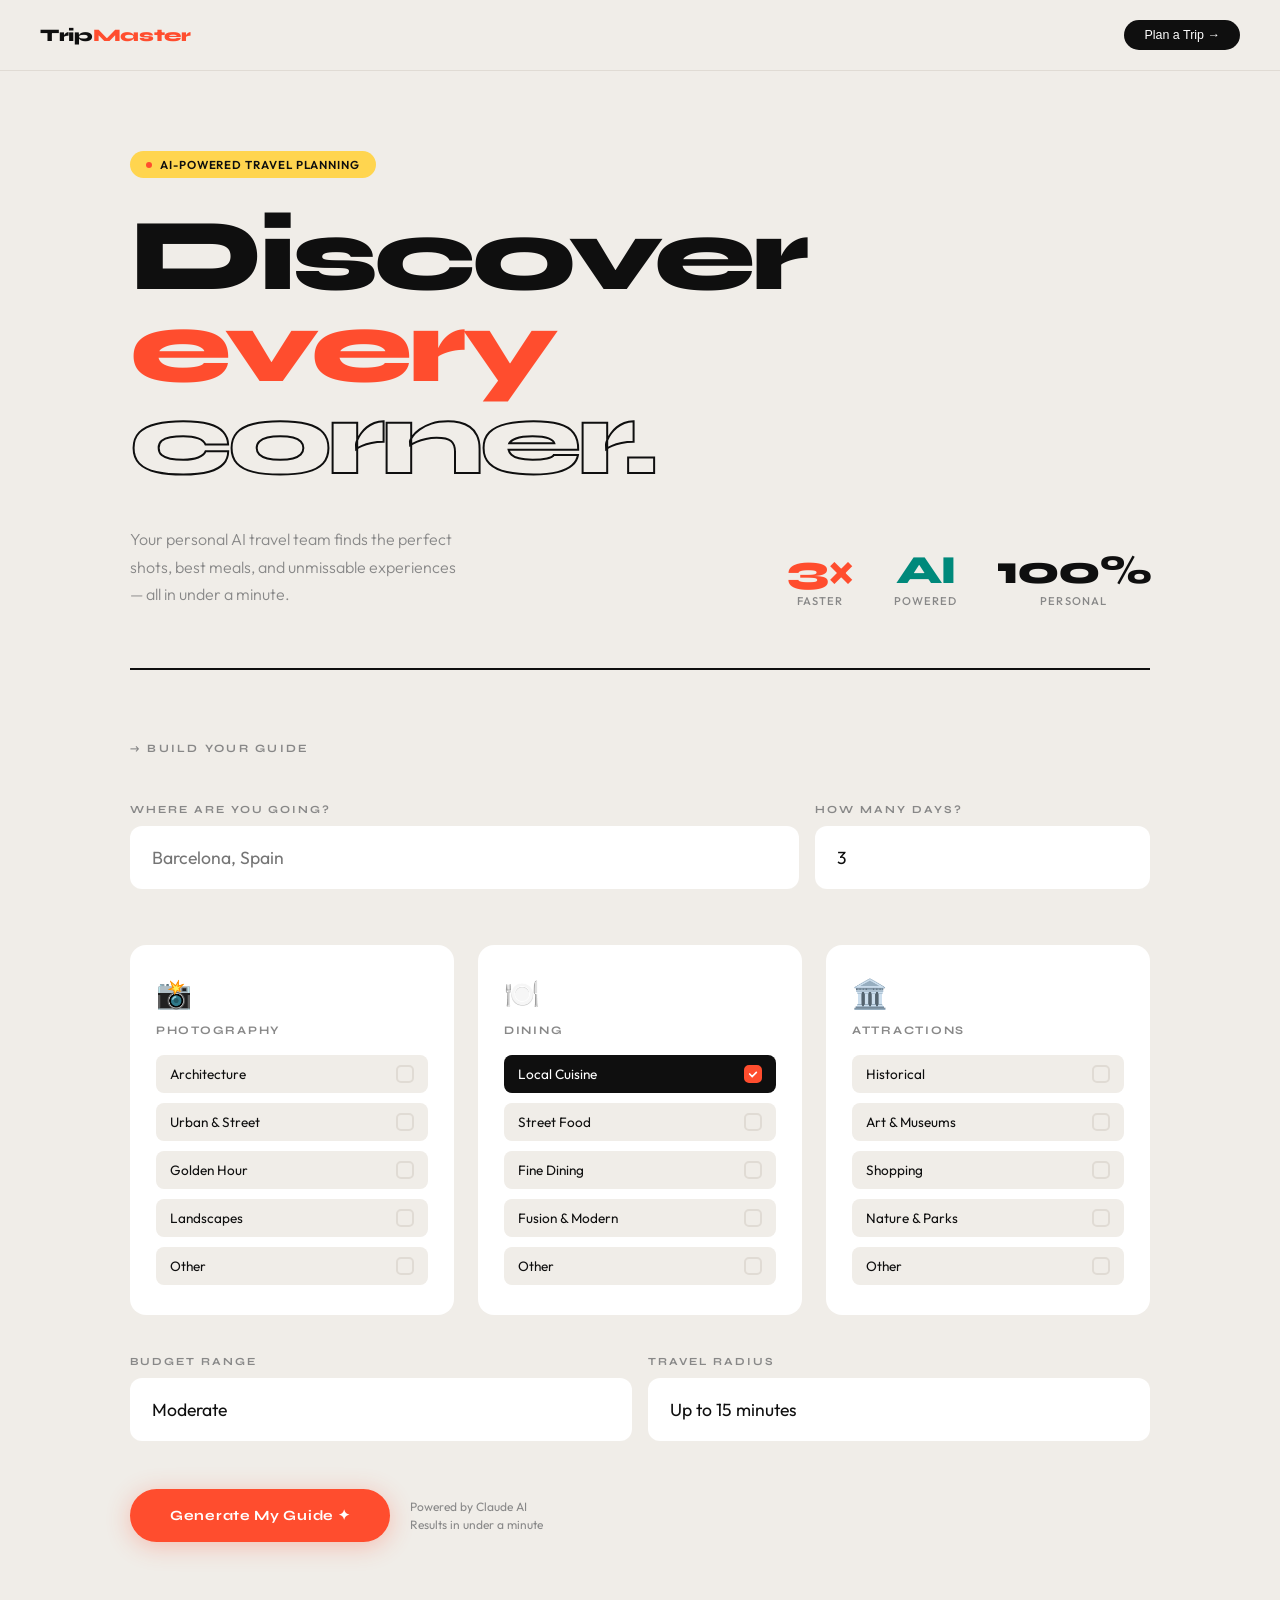
<file: theme-3-bold.html>
<!DOCTYPE html>
<html lang="en">
<head>
    <meta charset="UTF-8">
    <meta name="viewport" content="width=device-width, initial-scale=1.0">
    <title>Trip Master — Theme 3: Bold</title>
    <link rel="preconnect" href="https://fonts.googleapis.com">
    <link href="https://fonts.googleapis.com/css2?family=Syne:wght@400;600;700;800&family=Outfit:wght@300;400;500&display=swap" rel="stylesheet">
    <style>
        *, *::before, *::after { margin: 0; padding: 0; box-sizing: border-box; }

        :root {
            --bg:      #f0ede8;
            --white:   #ffffff;
            --ink:     #0f0f0f;
            --coral:   #ff4d2e;
            --teal:    #00897b;
            --yellow:  #ffd54f;
            --muted:   #888;
            --border:  #e0dbd4;
        }

        html { scroll-behavior: smooth; }

        body {
            font-family: 'Outfit', sans-serif;
            background: var(--bg);
            color: var(--ink);
            min-height: 100vh;
            overflow-x: hidden;
        }

        /* ── NAV ── */
        nav {
            padding: 20px 40px;
            display: flex;
            align-items: center;
            justify-content: space-between;
            position: sticky; top: 0; z-index: 100;
            background: var(--bg);
            border-bottom: 1px solid var(--border);
        }

        .nav-logo {
            font-family: 'Syne', sans-serif;
            font-weight: 800;
            font-size: 1.1rem;
            letter-spacing: -0.02em;
        }

        .nav-logo span { color: var(--coral); }

        .nav-pill {
            padding: 8px 20px;
            background: var(--ink);
            color: var(--white);
            border-radius: 999px;
            font-size: 0.78rem;
            font-weight: 500;
            cursor: pointer;
            transition: background 0.2s;
            border: none;
        }

        .nav-pill:hover { background: var(--coral); }

        /* ── HERO ── */
        .hero {
            padding: 80px 40px 0;
            max-width: 1100px;
            margin: 0 auto;
            position: relative;
        }

        .hero-tag {
            display: inline-flex;
            align-items: center;
            gap: 8px;
            background: var(--yellow);
            color: var(--ink);
            padding: 6px 16px;
            border-radius: 999px;
            font-size: 0.72rem;
            font-weight: 600;
            letter-spacing: 0.08em;
            text-transform: uppercase;
            margin-bottom: 32px;
        }

        .hero-tag-dot {
            width: 6px; height: 6px;
            background: var(--coral);
            border-radius: 50%;
            animation: blink 1.5s ease-in-out infinite;
        }

        @keyframes blink {
            0%, 100% { opacity: 1; }
            50% { opacity: 0.3; }
        }

        .hero-headline {
            font-family: 'Syne', sans-serif;
            font-size: clamp(3.5rem, 8vw, 8rem);
            font-weight: 800;
            line-height: 0.9;
            letter-spacing: -0.04em;
            margin-bottom: 0;
        }

        .hero-headline .line2 { color: var(--coral); }
        .hero-headline .line3 { -webkit-text-stroke: 2px var(--ink); color: transparent; }

        .hero-bottom {
            display: flex;
            align-items: flex-end;
            justify-content: space-between;
            padding: 40px 0 60px;
            border-bottom: 2px solid var(--ink);
            gap: 40px;
        }

        .hero-dek {
            font-size: 1rem;
            line-height: 1.7;
            color: var(--muted);
            max-width: 340px;
            font-weight: 300;
        }

        .hero-stats {
            display: flex;
            gap: 40px;
            flex-shrink: 0;
        }

        .stat {
            text-align: center;
        }

        .stat-num {
            font-family: 'Syne', sans-serif;
            font-size: 2.5rem;
            font-weight: 800;
            line-height: 1;
            letter-spacing: -0.04em;
        }

        .stat-num.coral { color: var(--coral); }
        .stat-num.teal  { color: var(--teal); }

        .stat-label {
            font-size: 0.7rem;
            font-weight: 500;
            letter-spacing: 0.1em;
            text-transform: uppercase;
            color: var(--muted);
            margin-top: 4px;
        }

        /* ── FORM ── */
        .form-section {
            max-width: 1100px;
            margin: 0 auto;
            padding: 72px 40px 100px;
        }

        .form-eyebrow {
            font-family: 'Syne', sans-serif;
            font-size: 0.7rem;
            font-weight: 700;
            letter-spacing: 0.2em;
            text-transform: uppercase;
            color: var(--muted);
            margin-bottom: 48px;
        }

        /* Basics row */
        .basics-row {
            display: grid;
            grid-template-columns: 2fr 1fr;
            gap: 16px;
            margin-bottom: 56px;
        }

        .big-field {
            display: flex;
            flex-direction: column;
            gap: 10px;
        }

        .big-field label {
            font-family: 'Syne', sans-serif;
            font-size: 0.68rem;
            font-weight: 700;
            letter-spacing: 0.18em;
            text-transform: uppercase;
            color: var(--muted);
        }

        .big-field input,
        .big-field select {
            padding: 18px 20px;
            font-family: 'Outfit', sans-serif;
            font-size: 1.1rem;
            font-weight: 400;
            background: var(--white);
            border: 2px solid transparent;
            border-radius: 12px;
            color: var(--ink);
            appearance: none;
            width: 100%;
            transition: border-color 0.2s, box-shadow 0.2s;
        }

        .big-field input:focus,
        .big-field select:focus {
            outline: none;
            border-color: var(--coral);
            box-shadow: 0 0 0 4px rgba(255,77,46,0.1);
        }

        /* Category cards */
        .categories-grid {
            display: grid;
            grid-template-columns: repeat(3, 1fr);
            gap: 24px;
            margin-bottom: 40px;
        }

        .cat-card {
            background: var(--white);
            border-radius: 16px;
            padding: 28px 24px;
            border: 2px solid transparent;
            transition: border-color 0.2s;
        }

        .cat-card:focus-within { border-color: var(--coral); }

        .cat-icon {
            font-size: 1.8rem;
            margin-bottom: 12px;
            display: block;
        }

        .cat-card-title {
            font-family: 'Syne', sans-serif;
            font-size: 0.72rem;
            font-weight: 700;
            letter-spacing: 0.15em;
            text-transform: uppercase;
            color: var(--muted);
            margin-bottom: 18px;
        }

        .toggle-list {
            display: flex;
            flex-direction: column;
            gap: 10px;
        }

        .toggle-item { position: relative; }

        .toggle-item input[type="checkbox"] {
            position: absolute; opacity: 0; width: 0; height: 0;
        }

        .toggle-item label {
            display: flex;
            align-items: center;
            justify-content: space-between;
            padding: 10px 14px;
            background: var(--bg);
            border-radius: 8px;
            font-size: 0.85rem;
            font-weight: 400;
            color: var(--ink);
            cursor: pointer;
            transition: all 0.15s;
            user-select: none;
        }

        .toggle-item label::after {
            content: '';
            width: 18px; height: 18px;
            border-radius: 5px;
            border: 2px solid var(--border);
            flex-shrink: 0;
            transition: all 0.15s;
        }

        .toggle-item input:checked + label {
            background: var(--ink);
            color: var(--white);
        }

        .toggle-item input:checked + label::after {
            background: var(--coral);
            border-color: var(--coral);
            background-image: url("data:image/svg+xml,%3Csvg xmlns='http://www.w3.org/2000/svg' viewBox='0 0 12 12'%3E%3Cpath d='M2 6l3 3 5-5' stroke='white' stroke-width='2' fill='none' stroke-linecap='round'/%3E%3C/svg%3E");
            background-size: 70%;
            background-position: center;
            background-repeat: no-repeat;
        }

        .toggle-item label:hover:not(input:checked + label) {
            background: var(--border);
        }

        /* Other */
        .other-reveal { display: none; margin-top: 10px; }
        .other-reveal.visible { display: block; }

        .other-reveal input {
            width: 100%;
            padding: 10px 14px;
            background: var(--bg);
            border: 2px dashed var(--coral);
            border-radius: 8px;
            font-family: 'Outfit', sans-serif;
            font-size: 0.85rem;
            color: var(--ink);
        }

        .other-reveal input:focus {
            outline: none;
            background: var(--white);
        }

        .other-reveal input::placeholder { color: var(--muted); }

        /* Settings row */
        .settings-row {
            display: grid;
            grid-template-columns: 1fr 1fr;
            gap: 16px;
            margin-bottom: 48px;
        }

        /* Submit */
        .submit-block {
            display: flex;
            align-items: center;
            gap: 20px;
        }

        .submit-btn {
            display: inline-flex;
            align-items: center;
            gap: 12px;
            padding: 18px 40px;
            background: var(--coral);
            color: var(--white);
            border: none;
            border-radius: 999px;
            font-family: 'Syne', sans-serif;
            font-size: 0.88rem;
            font-weight: 700;
            letter-spacing: 0.05em;
            cursor: pointer;
            transition: transform 0.2s, box-shadow 0.2s, background 0.2s;
            box-shadow: 0 4px 24px rgba(255,77,46,0.3);
        }

        .submit-btn:hover {
            transform: translateY(-2px);
            box-shadow: 0 8px 32px rgba(255,77,46,0.4);
        }

        .submit-btn:disabled {
            opacity: 0.5; cursor: not-allowed;
            transform: none; box-shadow: none;
        }

        .submit-note {
            font-size: 0.75rem;
            color: var(--muted);
            line-height: 1.5;
        }

        /* Error */
        .error-message {
            display: none;
            font-size: 0.82rem;
            color: var(--coral);
            background: rgba(255,77,46,0.08);
            border-radius: 8px;
            padding: 12px 16px;
            margin-bottom: 20px;
            border: 1px solid rgba(255,77,46,0.2);
        }

        .error-message.active { display: block; }

        /* Loading */
        .loading {
            display: none;
            max-width: 1100px;
            margin: 0 auto;
            padding: 80px 40px;
            text-align: center;
        }

        .loading.active { display: block; }

        .loading-headline {
            font-family: 'Syne', sans-serif;
            font-size: clamp(2rem, 5vw, 3.5rem);
            font-weight: 800;
            letter-spacing: -0.03em;
            margin-bottom: 40px;
        }

        .loading-headline span { color: var(--coral); }

        .progress-steps {
            display: flex;
            justify-content: center;
            gap: 12px;
            flex-wrap: wrap;
        }

        .progress-step {
            padding: 10px 20px;
            background: var(--white);
            border-radius: 999px;
            font-size: 0.78rem;
            font-weight: 500;
            color: var(--muted);
            transition: all 0.3s;
        }

        .progress-step.active {
            background: var(--coral);
            color: var(--white);
            box-shadow: 0 4px 16px rgba(255,77,46,0.3);
        }

        .progress-step.done {
            background: var(--teal);
            color: var(--white);
        }

        /* Results */
        .result-container {
            display: none;
            max-width: 1100px;
            margin: 0 auto;
            padding: 0 40px 100px;
        }

        .result-container.active { display: block; }

        .result-header {
            background: var(--ink);
            color: var(--white);
            border-radius: 16px 16px 0 0;
            padding: 24px 28px;
            display: flex;
            justify-content: space-between;
            align-items: center;
        }

        .result-header h2 {
            font-family: 'Syne', sans-serif;
            font-size: 1.4rem;
            font-weight: 800;
            letter-spacing: -0.02em;
        }

        .result-header p {
            font-size: 0.75rem;
            color: rgba(255,255,255,0.5);
            margin-top: 4px;
        }

        .result-btns { display: flex; gap: 10px; }

        .result-btns button {
            padding: 9px 20px;
            border-radius: 999px;
            font-family: 'Outfit', sans-serif;
            font-size: 0.78rem;
            font-weight: 500;
            cursor: pointer;
            transition: all 0.2s;
            border: none;
        }

        .result-btns button:first-child {
            background: var(--coral);
            color: var(--white);
        }

        .result-btns button:last-child {
            background: rgba(255,255,255,0.15);
            color: var(--white);
        }

        .result-btns button:hover { opacity: 0.85; }

        .result-preview {
            width: 100%;
            height: 680px;
            border: none;
            border-radius: 0 0 16px 16px;
        }

        @media (max-width: 768px) {
            .categories-grid { grid-template-columns: 1fr; }
            .basics-row, .settings-row { grid-template-columns: 1fr; }
            .hero-bottom { flex-direction: column; }
            .hero-stats { justify-content: flex-start; }
            nav { padding: 16px 20px; }
            .hero, .form-section { padding-left: 20px; padding-right: 20px; }
        }
    </style>
</head>
<body>

    <!-- NAV -->
    <nav>
        <div class="nav-logo">Trip<span>Master</span></div>
        <button class="nav-pill" onclick="document.querySelector('.form-section').scrollIntoView({behavior:'smooth'})">
            Plan a Trip →
        </button>
    </nav>

    <!-- HERO -->
    <section class="hero">
        <div class="hero-tag">
            <span class="hero-tag-dot"></span>
            AI-Powered Travel Planning
        </div>
        <h1 class="hero-headline">
            <span class="line1">Discover</span><br>
            <span class="line2">every</span><br>
            <span class="line3">corner.</span>
        </h1>
        <div class="hero-bottom">
            <p class="hero-dek">Your personal AI travel team finds the perfect shots, best meals, and unmissable experiences — all in under a minute.</p>
            <div class="hero-stats">
                <div class="stat">
                    <div class="stat-num coral">3×</div>
                    <div class="stat-label">Faster</div>
                </div>
                <div class="stat">
                    <div class="stat-num teal">AI</div>
                    <div class="stat-label">Powered</div>
                </div>
                <div class="stat">
                    <div class="stat-num">100%</div>
                    <div class="stat-label">Personal</div>
                </div>
            </div>
        </div>
    </section>

    <!-- FORM -->
    <section class="form-section">
        <p class="form-eyebrow">→ Build your guide</p>

        <form id="tripForm">
            <div class="basics-row">
                <div class="big-field">
                    <label for="location">Where are you going?</label>
                    <input type="text" id="location" placeholder="Barcelona, Spain" required>
                </div>
                <div class="big-field">
                    <label for="duration">How many days?</label>
                    <input type="number" id="duration" min="1" max="14" value="3" required>
                </div>
            </div>

            <div id="errorMessage" class="error-message"></div>

            <div class="categories-grid">
                <!-- Photography -->
                <div class="cat-card">
                    <span class="cat-icon">📸</span>
                    <p class="cat-card-title">Photography</p>
                    <div class="toggle-list">
                        <div class="toggle-item"><input type="checkbox" id="p1" name="photo_interests" value="Architecture & Buildings"><label for="p1">Architecture</label></div>
                        <div class="toggle-item"><input type="checkbox" id="p2" name="photo_interests" value="Urban & Street Photography"><label for="p2">Urban & Street</label></div>
                        <div class="toggle-item"><input type="checkbox" id="p3" name="photo_interests" value="Sunrise & Sunset (Golden Hour)"><label for="p3">Golden Hour</label></div>
                        <div class="toggle-item"><input type="checkbox" id="p4" name="photo_interests" value="Landscapes & Nature"><label for="p4">Landscapes</label></div>
                        <div class="toggle-item"><input type="checkbox" id="p5" name="photo_interests" value="other" onchange="toggleOther(this,'photo_other_text')"><label for="p5">Other</label></div>
                        <div class="other-reveal" id="photo_other_text_wrapper">
                            <input type="text" id="photo_other_text" placeholder="e.g., Bridges, Wildlife...">
                        </div>
                    </div>
                </div>

                <!-- Dining -->
                <div class="cat-card">
                    <span class="cat-icon">🍽️</span>
                    <p class="cat-card-title">Dining</p>
                    <div class="toggle-list">
                        <div class="toggle-item"><input type="checkbox" id="c1" name="cuisines" value="Traditional Local Cuisine" checked><label for="c1">Local Cuisine</label></div>
                        <div class="toggle-item"><input type="checkbox" id="c2" name="cuisines" value="Street Food & Casual"><label for="c2">Street Food</label></div>
                        <div class="toggle-item"><input type="checkbox" id="c3" name="cuisines" value="Fine Dining & Upscale"><label for="c3">Fine Dining</label></div>
                        <div class="toggle-item"><input type="checkbox" id="c4" name="cuisines" value="Fusion & Modern"><label for="c4">Fusion & Modern</label></div>
                        <div class="toggle-item"><input type="checkbox" id="c5" name="cuisines" value="other" onchange="toggleOther(this,'cuisine_other_text')"><label for="c5">Other</label></div>
                        <div class="other-reveal" id="cuisine_other_text_wrapper">
                            <input type="text" id="cuisine_other_text" placeholder="e.g., Thai, Lebanese...">
                        </div>
                    </div>
                </div>

                <!-- Attractions -->
                <div class="cat-card">
                    <span class="cat-icon">🏛️</span>
                    <p class="cat-card-title">Attractions</p>
                    <div class="toggle-list">
                        <div class="toggle-item"><input type="checkbox" id="a1" name="attractions" value="Historical & Cultural Sites"><label for="a1">Historical</label></div>
                        <div class="toggle-item"><input type="checkbox" id="a2" name="attractions" value="Art, Museums & Galleries"><label for="a2">Art & Museums</label></div>
                        <div class="toggle-item"><input type="checkbox" id="a3" name="attractions" value="Shopping & Neighborhoods"><label for="a3">Shopping</label></div>
                        <div class="toggle-item"><input type="checkbox" id="a4" name="attractions" value="Nature, Parks & Gardens"><label for="a4">Nature & Parks</label></div>
                        <div class="toggle-item"><input type="checkbox" id="a5" name="attractions" value="other" onchange="toggleOther(this,'attr_other_text')"><label for="a5">Other</label></div>
                        <div class="other-reveal" id="attr_other_text_wrapper">
                            <input type="text" id="attr_other_text" placeholder="e.g., Wineries, Beaches...">
                        </div>
                    </div>
                </div>
            </div>

            <div class="settings-row">
                <div class="big-field">
                    <label for="budget">Budget Range</label>
                    <select id="budget" required>
                        <option value="">Select budget...</option>
                        <option value="Budget-Conscious">Budget-Conscious</option>
                        <option value="Moderate" selected>Moderate</option>
                        <option value="Upscale">Upscale</option>
                        <option value="Flexible">Flexible</option>
                    </select>
                </div>
                <div class="big-field">
                    <label for="distance">Travel Radius</label>
                    <select id="distance" required>
                        <option value="">Select radius...</option>
                        <option value="City Center Only">City Center Only</option>
                        <option value="Up to 15 minutes" selected>Up to 15 minutes</option>
                        <option value="Up to 30 minutes">Up to 30 minutes</option>
                        <option value="Flexible">Flexible</option>
                    </select>
                </div>
            </div>

            <div class="submit-block">
                <button type="submit" class="submit-btn" id="submitBtn">
                    Generate My Guide ✦
                </button>
                <p class="submit-note">Powered by Claude AI<br>Results in under a minute</p>
            </div>
        </form>
    </section>

    <!-- LOADING -->
    <div class="loading" id="loading">
        <p class="loading-headline">Finding your<br><span>perfect trip…</span></p>
        <div class="progress-steps">
            <div class="progress-step" id="step-photos">📸 Photo Scout</div>
            <div class="progress-step" id="step-restaurants">🍽 Restaurant Scout</div>
            <div class="progress-step" id="step-attractions">🏛 Attraction Scout</div>
            <div class="progress-step" id="step-building">📄 Building Guide</div>
        </div>
    </div>

    <!-- RESULTS -->
    <div class="result-container" id="resultContainer">
        <div class="result-header">
            <div>
                <h2 id="resultTitle">Your Guide</h2>
                <p id="resultSubtitle"></p>
            </div>
            <div class="result-btns">
                <button onclick="printGuide()">🖨️ Save as PDF</button>
                <button onclick="resetForm()">↩ Start Over</button>
            </div>
        </div>
        <iframe id="previewFrame" class="result-preview"></iframe>
    </div>

    <script>
        const API_URL = 'http://localhost:5001';
        const MAX_LOCATION_LENGTH = 100;
        const MIN_DURATION = 1;
        const MAX_DURATION = 14;

        function toggleOther(checkbox, textId) {
            const wrapper = document.getElementById(textId + '_wrapper');
            const input = document.getElementById(textId);
            if (checkbox.checked) { wrapper.classList.add('visible'); input.focus(); }
            else { wrapper.classList.remove('visible'); input.value = ''; }
        }

        function getGroupValues(name, otherTextId) {
            return Array.from(document.querySelectorAll(`input[name="${name}"]:checked`))
                .map(cb => cb.value === 'other' ? (document.getElementById(otherTextId).value.trim() || null) : cb.value)
                .filter(Boolean);
        }

        let progressInterval = null;

        function startProgressAnimation() {
            const steps = ['step-photos','step-restaurants','step-attractions','step-building'];
            let current = 0;
            steps.forEach(id => document.getElementById(id).className = 'progress-step');
            progressInterval = setInterval(() => {
                if (current < steps.length) {
                    if (current > 0) document.getElementById(steps[current-1]).className = 'progress-step done';
                    document.getElementById(steps[current]).className = 'progress-step active';
                    current++;
                }
            }, 8000);
        }

        function stopProgressAnimation(success) {
            clearInterval(progressInterval); progressInterval = null;
            ['step-photos','step-restaurants','step-attractions','step-building'].forEach(id =>
                document.getElementById(id).className = success ? 'progress-step done' : 'progress-step');
        }

        document.getElementById('tripForm').addEventListener('submit', async (e) => {
            e.preventDefault();
            const photoInterests = getGroupValues('photo_interests','photo_other_text');
            const cuisines = getGroupValues('cuisines','cuisine_other_text');
            const attractions = getGroupValues('attractions','attr_other_text');

            if (!photoInterests.length || !cuisines.length || !attractions.length)
                return showError('Please select at least one option in each category');
            if (document.getElementById('p5').checked && !document.getElementById('photo_other_text').value.trim())
                return showError('Please describe your other photography interest, or uncheck "Other"');
            if (document.getElementById('c5').checked && !document.getElementById('cuisine_other_text').value.trim())
                return showError('Please describe your other dining preference, or uncheck "Other"');
            if (document.getElementById('a5').checked && !document.getElementById('attr_other_text').value.trim())
                return showError('Please describe your other attraction interest, or uncheck "Other"');

            const location = document.getElementById('location').value.trim();
            if (!location) return showError('Please enter a location');
            if (location.length > MAX_LOCATION_LENGTH) return showError(`Location must be ${MAX_LOCATION_LENGTH} characters or fewer`);
            const duration = parseInt(document.getElementById('duration').value, 10);
            if (isNaN(duration) || duration < MIN_DURATION || duration > MAX_DURATION)
                return showError(`Duration must be between ${MIN_DURATION} and ${MAX_DURATION} days`);
            const budget = document.getElementById('budget').value;
            const distance = document.getElementById('distance').value;
            if (!budget || !distance) return showError('Please select a budget and travel distance');

            document.getElementById('submitBtn').disabled = true;
            document.getElementById('loading').classList.add('active');
            document.getElementById('resultContainer').classList.remove('active');
            document.getElementById('errorMessage').classList.remove('active');
            startProgressAnimation();

            try {
                const response = await fetch(`${API_URL}/generate`, {
                    method: 'POST',
                    headers: { 'Content-Type': 'application/json' },
                    body: JSON.stringify({ location, duration, photo_interests: photoInterests.join(', '),
                        cuisines: cuisines.join(', '), attractions: attractions.join(', '), budget, distance })
                });
                const result = await response.json();
                if (!response.ok) throw new Error(result.error || 'Failed to generate guide');
                stopProgressAnimation(true);
                displayResults(result);
            } catch (err) {
                stopProgressAnimation(false);
                showError(`Error: ${err.message}`);
            } finally {
                document.getElementById('loading').classList.remove('active');
                document.getElementById('submitBtn').disabled = false;
            }
        });

        function displayResults(result) {
            document.getElementById('resultTitle').textContent = `${result.location} Guide`;
            document.getElementById('resultSubtitle').textContent =
                `${result.duration} days · ${result.photo_count} photo spots · ${result.restaurant_count} restaurants · ${result.attraction_count} attractions`;
            document.getElementById('previewFrame').srcdoc = result.html;
            window.currentLocation = result.location;
            document.getElementById('resultContainer').classList.add('active');
            document.getElementById('resultContainer').scrollIntoView({ behavior: 'smooth' });
        }

        function printGuide() {
            const iframe = document.getElementById('previewFrame');
            if (iframe.contentWindow) iframe.contentWindow.print();
        }

        function resetForm() {
            document.getElementById('tripForm').reset();
            ['photo_other_text','cuisine_other_text','attr_other_text'].forEach(id => {
                document.getElementById(id).value = '';
                document.getElementById(id+'_wrapper').classList.remove('visible');
            });
            document.getElementById('resultContainer').classList.remove('active');
            document.getElementById('errorMessage').classList.remove('active');
            document.getElementById('location').focus();
        }

        function showError(message) {
            const el = document.getElementById('errorMessage');
            el.textContent = message;
            el.classList.add('active');
            window.scrollTo({ top: 0, behavior: 'smooth' });
        }
    </script>
</body>
</html>
</file>
